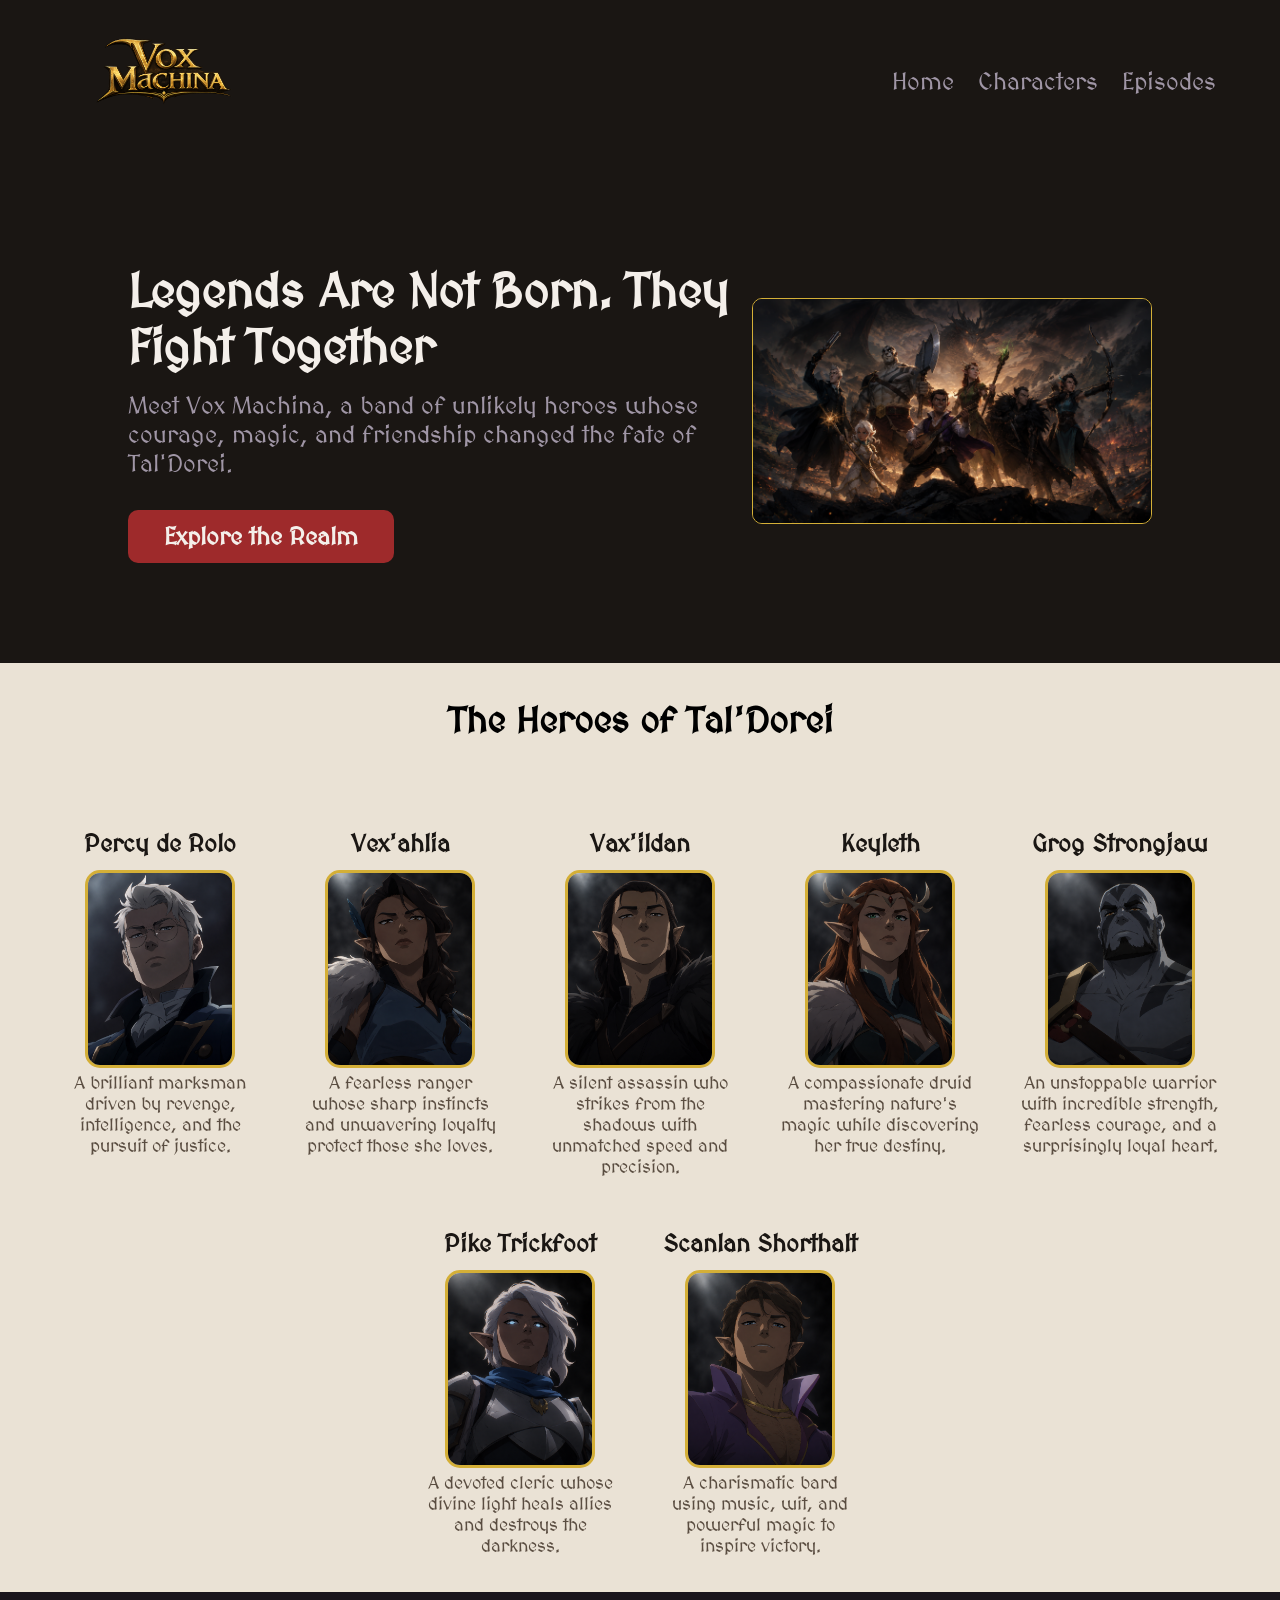
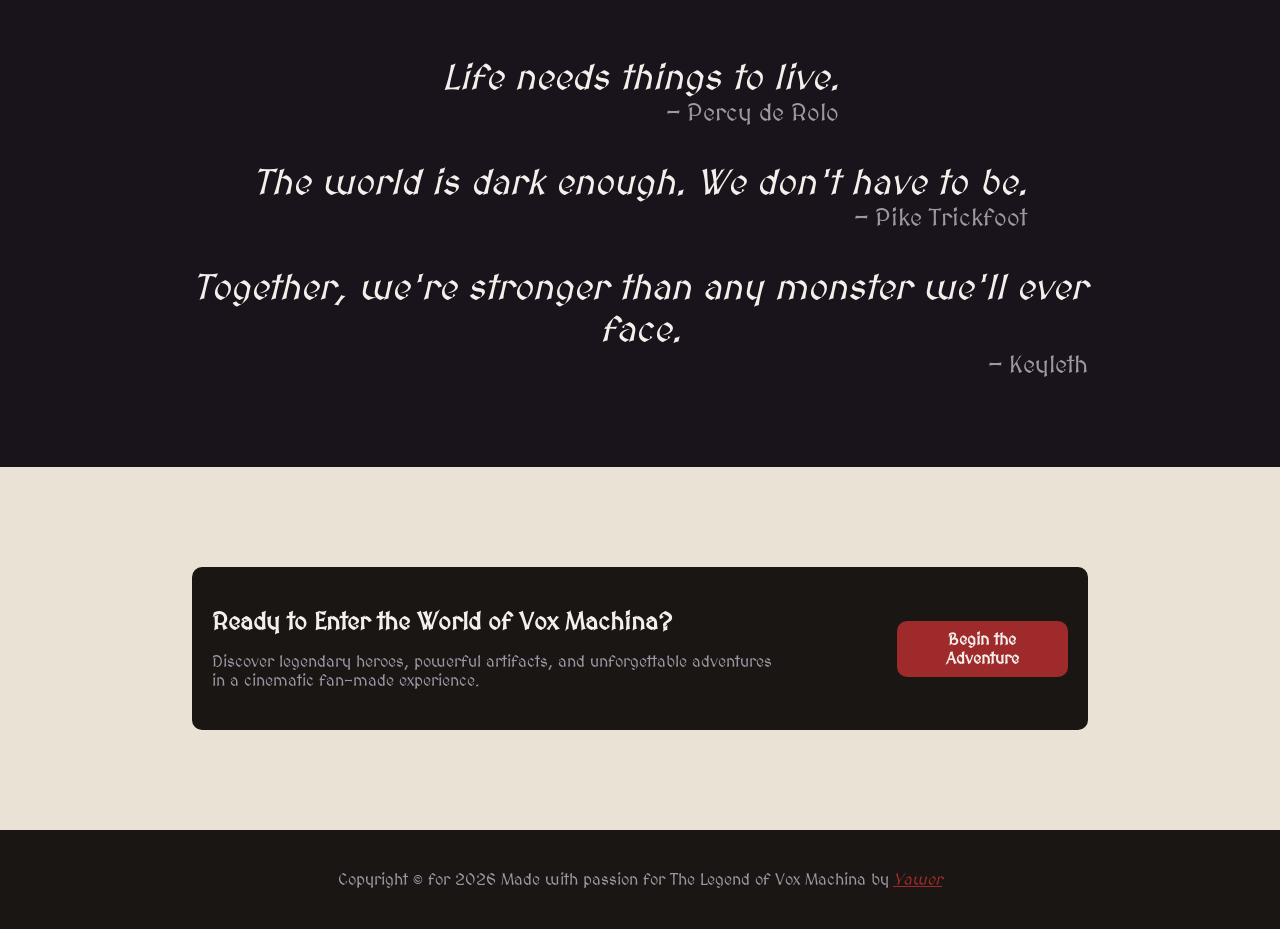
<file: index.html>
<!DOCTYPE html>
<html lang="en">

<head>
    <meta charset="UTF-8">
    <meta name="viewport" content="width=device-width, initial-scale=1.0">
    <link rel="stylesheet" href="style.css">
    <title>Vox Machina</title>
    <link rel="preconnect" href="https://fonts.googleapis.com">
    <link rel="preconnect" href="https://fonts.gstatic.com" crossorigin>
    <link href="https://fonts.googleapis.com/css2?family=MedievalSharp&display=swap" rel="stylesheet">
</head>

<body>
    <!-- navbar -->
    <nav>
        <div class="logo"><img src="media/imgs/Vox Machina.png" alt="Vox Machina Logo"></div>
        <div class="links">
            <ul>
                <li><a href="">Home</a></li>
                <li><a href="">Characters</a></li>
                <li><a href="">Episodes</a></li>
            </ul>
        </div>
    </nav>

    <!-- hero section -->
    <div class="hero">
        <div class="left-part">
            <h1>Legends Are Not Born. They Fight Together</h1>
            <p class="hero-text">Meet Vox Machina, a band of unlikely heroes whose courage, magic, and friendship
                changed the fate of Tal'Dorei.</p>
            <button class="join-us">Explore the Realm</button>
        </div>
        <div class="right-part">
            <img class="hero-img" src="media/imgs/Vox Machina Team.png" alt="Hero IMG">
        </div>
    </div>

    <!-- intro section-->
    <div class="intro-container">
        <h2>The Heroes of Tal'Dorei</h2>
        <div class="info">
            <h3 class="hero-name">Percy de Rolo</h3>
            <img src="media/imgs/Percy de Rolo.png" alt="Percy de Rolo">
            <p class="text">A brilliant marksman driven by revenge, intelligence, and the pursuit of justice.</p>
        </div>
        <div class="info">
            <h3 class="hero-name">Vex'ahlia</h3>
            <img src="media/imgs/Vex'ahlia.png" alt="Vex'ahlia">
            <p class="text">A fearless ranger whose sharp instincts and unwavering loyalty protect those she loves.</p>
        </div>
        <div class="info">
            <h3 class="hero-name">Vax'ildan</h3>
            <img src="media/imgs/Vax'ildan.png" alt="Vax'ildan">
            <p class="text">A silent assassin who strikes from the shadows with unmatched speed and precision.</p>
        </div>
        <div class="info">
            <h3 class="hero-name">Keyleth</h3>
            <img src="media/imgs/Keyleth.png" alt="Keyleth">
            <p class="text">A compassionate druid mastering nature's magic while discovering her true destiny.</p>
        </div>
        <div class="info">
            <h3 class="hero-name">Grog Strongjaw</h3>
            <img src="media/imgs/Grog Strongjaw.png" alt="Grog Strongjaw">
            <p class="text">An unstoppable warrior with incredible strength, fearless courage, and a surprisingly loyal
                heart.</p>
        </div>
        <div class="info">
            <h3 class="hero-name">Pike Trickfoot</h3>
            <img src="media/imgs/Pike Trickfoot.png" alt="Pike Trickfoot">
            <p class="text">A devoted cleric whose divine light heals allies and destroys the darkness.</p>
        </div>
        <div class="info">
            <h3 class="hero-name">Scanlan Shorthalt</h3>
            <img src="media/imgs/Scanlan Shorthalt.png" alt="Scanlan Shorthalt">
            <p class="text">A charismatic bard using music, wit, and powerful magic to inspire victory.</p>
        </div>
    </div>

    <!-- quote section -->
    <div class="quote-container">
        <div class="quote">
            <p class="text-quote">Life needs things to live.</p>
            <div class="mention">— Percy de Rolo</div>
        </div>
        <div class="quote">
            <p class="text-quote">The world is dark enough. We don't have to be.</p>
            <div class="mention">— Pike Trickfoot</div>
        </div>
        <div class="quote">
            <p class="text-quote">Together, we're stronger than any monster we'll ever face.</p>
            <div class="mention">— Keyleth</div>
        </div>
    </div>

    <!-- action section -->
    <section class="CTA-section">
        <div class="action-container">
            <div class="action-left">
                <h3>Ready to Enter the World of Vox Machina?</h3>
                <p>Discover legendary heroes, powerful artifacts, and unforgettable adventures in a cinematic fan-made
                    experience.</p>
            </div>
            <button class="CTA-button">Begin the Adventure</button>
        </div>
    </section>

    <!-- footer section -->
    <footer>Copyright &copy; for 2026 Made with passion for The Legend of Vox Machina by <a class="yawer"
            href="https://github.com/yawer284">Yawer</a></footer>
</body>

</html>
</file>
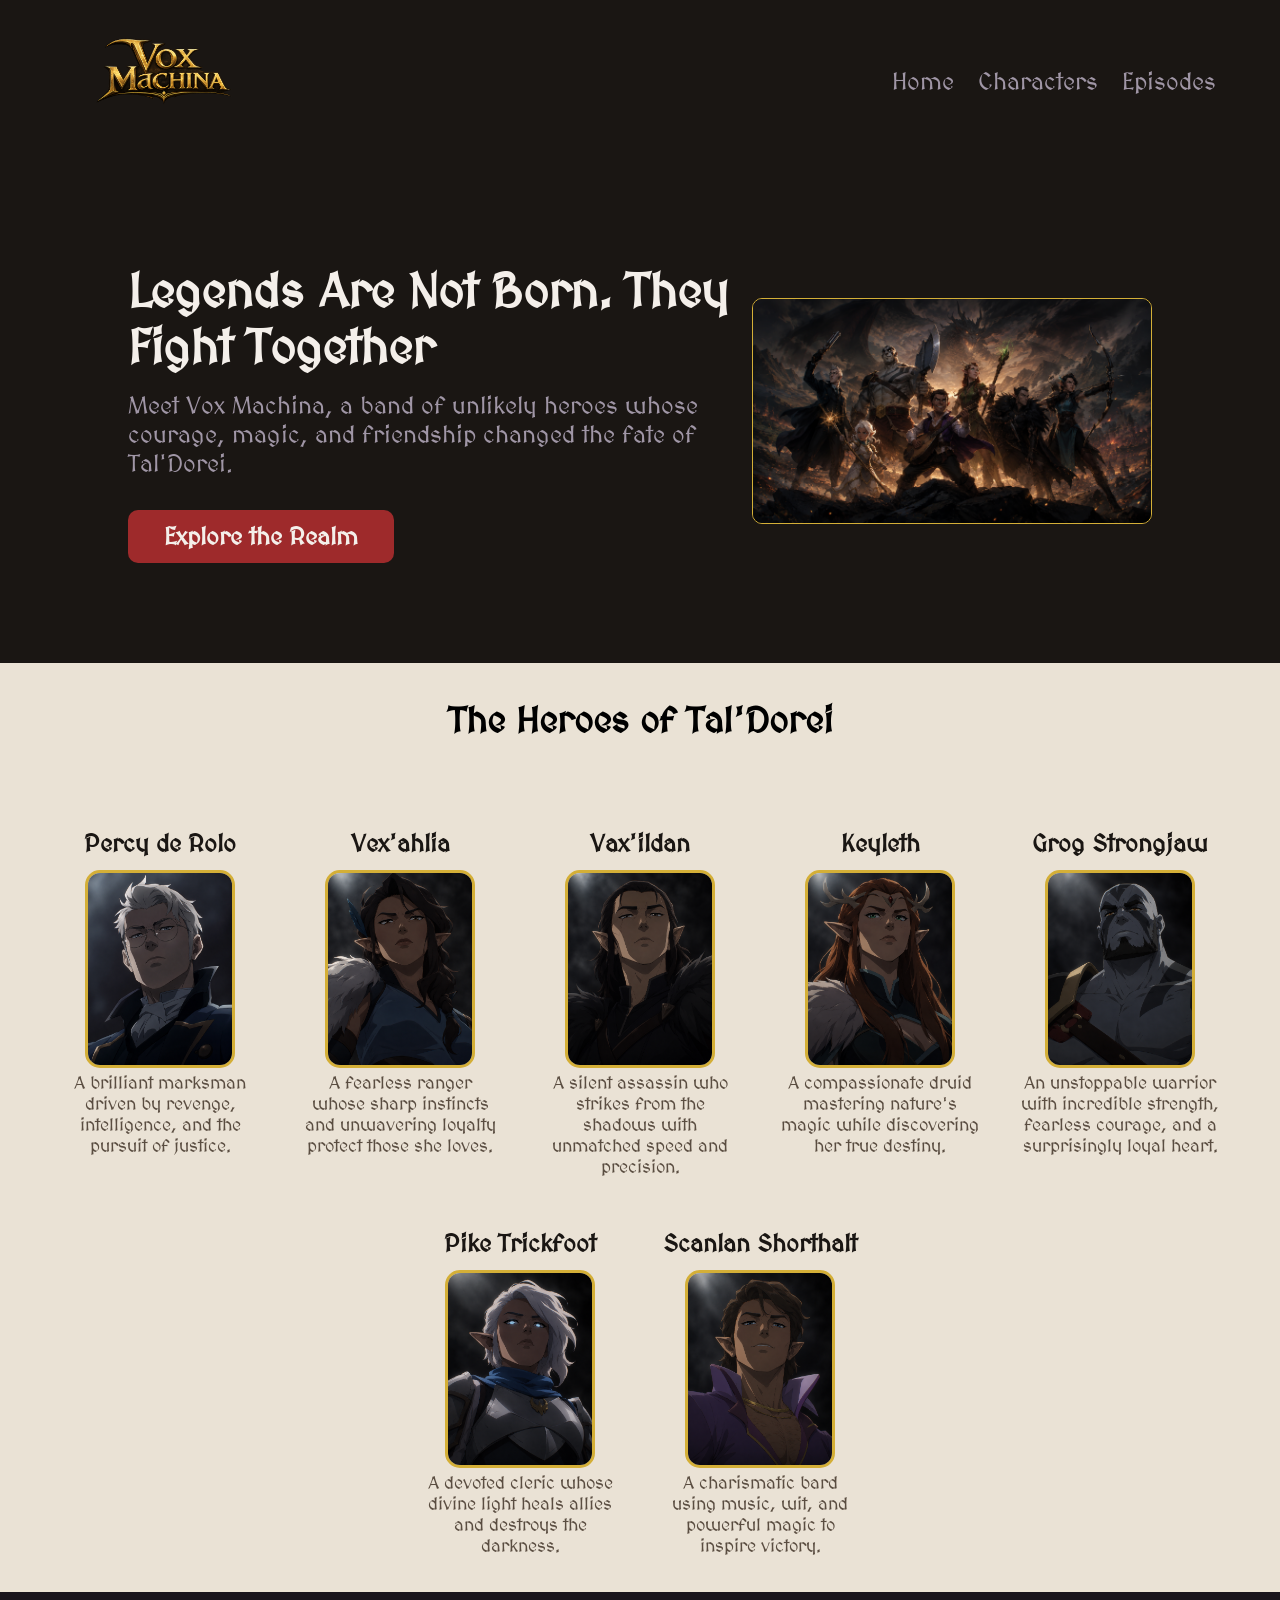
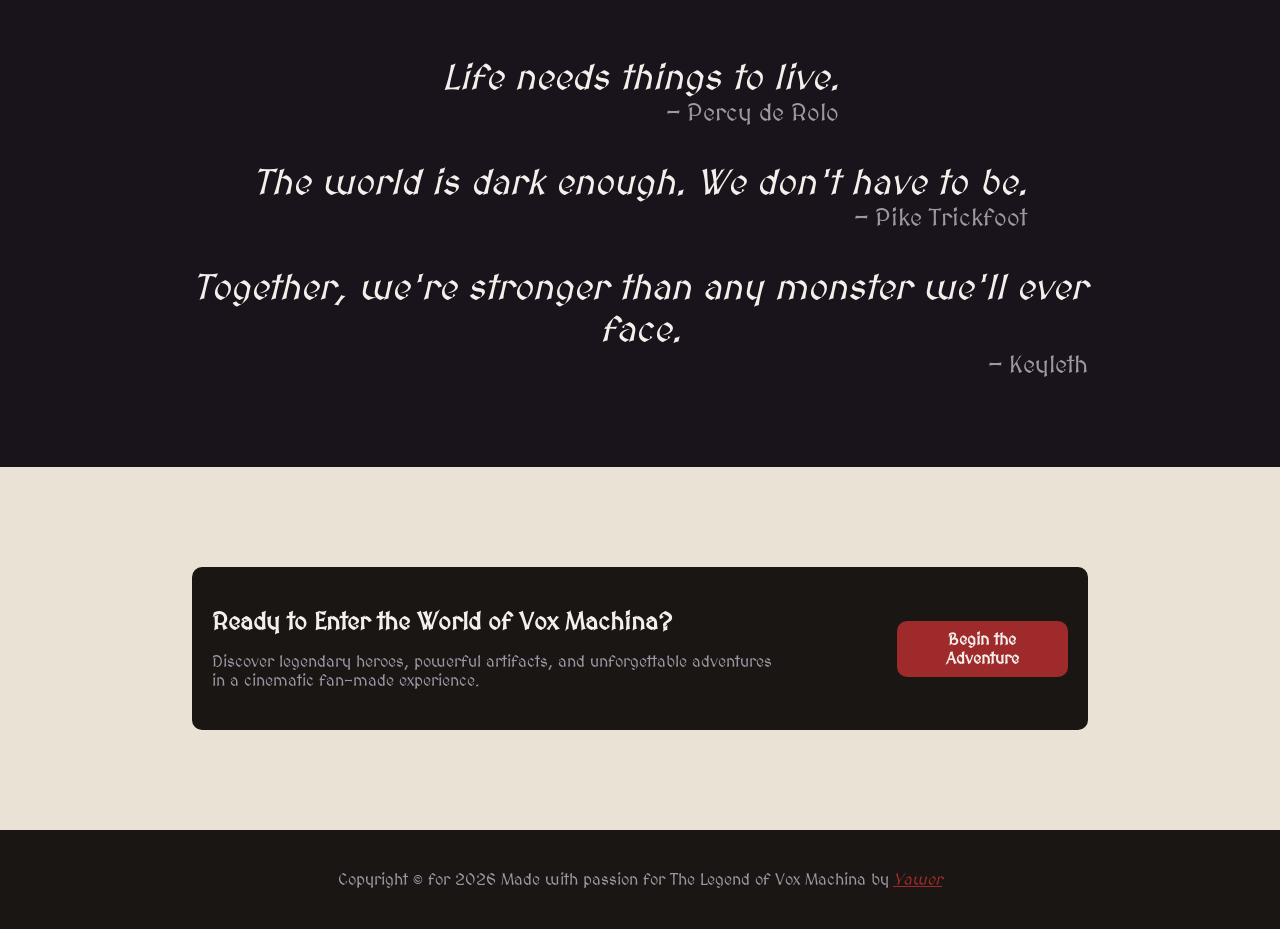
<file:  index.html>
<!DOCTYPE html>
<html lang="en">

<head>
    <meta charset="UTF-8">
    <meta name="viewport" content="width=device-width, initial-scale=1.0">
    <link rel="stylesheet" href="style.css">
    <title>Vox Machina</title>
    <link rel="preconnect" href="https://fonts.googleapis.com">
    <link rel="preconnect" href="https://fonts.gstatic.com" crossorigin>
    <link href="https://fonts.googleapis.com/css2?family=MedievalSharp&display=swap" rel="stylesheet">
</head>

<body>
    <!-- navbar -->
    <nav>
        <div class="logo"><img src="media/imgs/Vox Machina.png" alt="Vox Machina logo"></div>
        <div class="links">
            <ul>
                <li><a href="">Home</a></li>
                <li><a href="">Characters</a></li>
                <li><a href="">Episodes</a></li>
            </ul>
        </div>
    </nav>

    <!-- hero section -->
     <div class="hero">
        <div class="left-part">
            <h1>Legends Are Not Born. They Fight Together</h1>
            <p class="hero-text">Meet Vox Machina, a band of unlikely heroes whose courage, magic, and friendship changed the fate of Tal'Dorei.</p>
            <button class="join-us">Explore the Realm</button>
        </div>
        <div class="right-part">
            <img class="hero-img" src="media/imgs/Vox Machina Team.png" alt="Hero IMG">
        </div>
     </div>

     <!-- intro section-->  
    <div class="intro-container">
            <h2>The Heroes of Tal'Dorei</h2>
            <div class="info">
                <h3 class="hero-name">Percy de Rolo</h3>
                <img src="media/imgs/Percy de Rolo.png" alt="Percy de Rolo">
                <p class="text">A brilliant marksman driven by revenge, intelligence, and the pursuit of justice.</p>
            </div>
            <div class="info">
                <h3 class="hero-name">Vex'ahlia</h3>
                <img src="media/imgs/Vex'ahlia.png" alt="Vex'ahlia">
                <p class="text">A fearless ranger whose sharp instincts and unwavering loyalty protect those she loves.</p>
            </div>            
            <div class="info">
                <h3 class="hero-name">Vax'ildan</h3>
                <img src="media/imgs/Vax'ildan.png" alt="Vax'ildan">
                <p class="text">A silent assassin who strikes from the shadows with unmatched speed and precision.</p>
            </div>            
            <div class="info">
                <h3 class="hero-name">Keyleth</h3>
                <img src="media/imgs/Keyleth.png" alt="Keyleth">
                <p class="text">A compassionate druid mastering nature's magic while discovering her true destiny.</p>
            </div>            
            <div class="info">
                <h3 class="hero-name">Grog Strongjaw</h3>
                <img src="media/imgs/Grog Strongjaw.png" alt="Grog Strongjaw">
                <p class="text">An unstoppable warrior with incredible strength, fearless courage, and a surprisingly loyal heart.</p>
            </div>            
            <div class="info">
                <h3 class="hero-name">Pike Trickfoot</h3>
                <img src="media/imgs/Pike Trickfoot.png" alt="Pike Trickfoot">
                <p class="text">A devoted cleric whose divine light heals allies and destroys the darkness.</p>
            </div>            
            <div class="info">
                <h3 class="hero-name">Scanlan Shorthalt</h3>
                <img src="media/imgs/Scanlan Shorthalt.png" alt="Scanlan Shorthalt">
                <p class="text">A charismatic bard using music, wit, and powerful magic to inspire victory.</p>
            </div>            
    </div>

    <!-- quote section -->
     <div class="quote-container">
        <div class="quote">
            <p class="text-quote">Life needs things to live.</p>
            <div class="mention">— Percy de Rolo</div>
        </div>
        <div class="quote">
            <p class="text-quote">The world is dark enough. We don't have to be.</p>
            <div class="mention">— Pike Trickfoot</div>
        </div>        
        <div class="quote">
            <p class="text-quote">Together, we're stronger than any monster we'll ever face.</p>
            <div class="mention">— Keyleth</div>
        </div>
     </div>

     <!-- action section -->
    <section class="CTA-section">
        <div class="action-container">
            <div class="action-left">
                <h3>Ready to Enter the World of Vox Machina?</h3>
                <p>Discover legendary heroes, powerful artifacts, and unforgettable adventures in a cinematic fan-made experience.</p>
            </div>
            <button class="CTA-button">Begin the Adventure</button>
        </div>
    </section>

    <!-- footer section -->
     <footer>Copyright &copy; for 2026 Made with passion for The Legend of Vox Machina by <a class="yawer" href="https://github.com/yawer284">Yawer</a></footer>
</body>

</html>
</file>
<file: style.css>
* {
    margin: 0;
    padding: 0;
    box-sizing: border-box;
}

.medievalsharp-regular {
  font-family: "MedievalSharp", cursive;
  font-weight: 400;
  font-style: normal;
}

body {
    font-family: "MedievalSharp", cursive;
}

nav {
    display: flex;
    justify-content: space-between;
    align-items: center;
    color: #0D0B0E;
    padding-bottom: 50px;
    background-color: #1A1613;
    padding: 15px 5%;
}

.logo {
    display: flex;
    align-items: center;
    max-width: 200px;
}

.logo img {
    width: 100%;
    height: auto;
}

.links ul{
    display: flex;
    gap: 24px;
    list-style-type: none;
}

.links a{
    text-decoration: none;
    color: #A096A6;
    font-size: 24px;
}

.hero {
    display: flex;
    justify-content: space-between;
    padding: 100px 10%;
    align-items: center;
    background-color: #1A1613;
    flex-wrap: wrap;
}

.left-part {
    flex: 1;
}

h1 {
    color: #F4EFEA;
    font-size: 48px;
    font-weight: 900;
    margin-bottom: 16px;
}

.hero-text {
    color: #A096A6;
    font-size: 24px;
    margin-bottom: 16px;
}

.join-us {
    background-color: #9E2A2B;
    border: none;
    padding: 12px 36px;
    font-size: 24px;
    font-family: "MedievalSharp";
    font-weight: 700;
    color: #F4EFEA;
    border-radius: 10px;
    margin-top: 16px;
    cursor: pointer;
}

.hero-img {
    width: 400px;
    flex: 1;
    height: auto;
    max-width: 500px;
    border: #D4AF37 solid 1px;
    border-radius: 10px;
}

h2 {
    text-align: center;
    font-size: 36px;
    font-weight: 700;
    margin: 36px 0;
    background-color: #EAE2D5;
    width: 100%;
    display: block;
}

.intro-container {
    display: flex;
    justify-content: center;
    gap: 40px;
    flex-wrap: wrap;
    background-color: #EAE2D5;
    padding-bottom: 36px;
}   

.intro-container img {
    width: 150px;
    height: auto;
    border: 3px solid #D4AF37;
    border-radius: 15px;
}

.info {
    max-width: 200px;
    text-align: center;
    font-size: 18px;
    color: #5A4D41;
}

.hero-name {
    font-size: 24px;
    margin: 12px 0;
    font-weight: 700;
    color: #1A1613;
}

.quote-container {
    display: flex;
    flex-direction: column;
    background-color: #19141C;
    padding: 64px 15%;
    justify-content: center;
    align-items: center;
    gap: 10px;
}

.text-quote {
    font-size: 36px;
    color: #F4EFEA;
    font-weight: 200;
    font-style: italic;
    text-align: center;
}

.mention {
    align-self: flex-end;
    font-size: 24px;
    font-weight: 400;
    color: #A096A6;
    text-align: end;
    padding-bottom: 24px;
}

.CTA-section {
    background-color: #EAE2D5;
    padding: 100px 0;
    width: 100%;
}
.action-container {
    display: flex;
    align-items: center;
    justify-content: center;
    background-color: #1A1613;
    padding: 40px 20px;
    margin: 0 15%;
    max-width: 1500px;
    border-radius: 10px;
    color: #0D0B0E;
    gap: 120px;
}

.action-left h3 {
    font-size: 24px;
    font-weight: 900;
    padding-bottom: 16px;
    color: #F4EFEA;
}

.action-left p {
    font-size: 16px;
    color: #A096A6;
}

.CTA-button {
    border: solid 0px #D4AF37;
    padding: 9px 36px;
    color: #F4EFEA;
    background-color: #9E2A2B;
    border-radius: 10px;
    font-size: 16px;
    font-weight: 700;
    font-family: "MedievalSharp", cursive;
    cursor: pointer;
}

footer {
    display: flex;
    justify-content: center;
    align-items: center;
    background-color: #1A1613;
    color: #A096A6;
    padding: 40px 15px;
    font-size: 16px;
}

.yawer {
    color: #9E2A2B;
    font-size: 16px;
    padding-left: 4px;
    font-style: italic;
}
</file>
